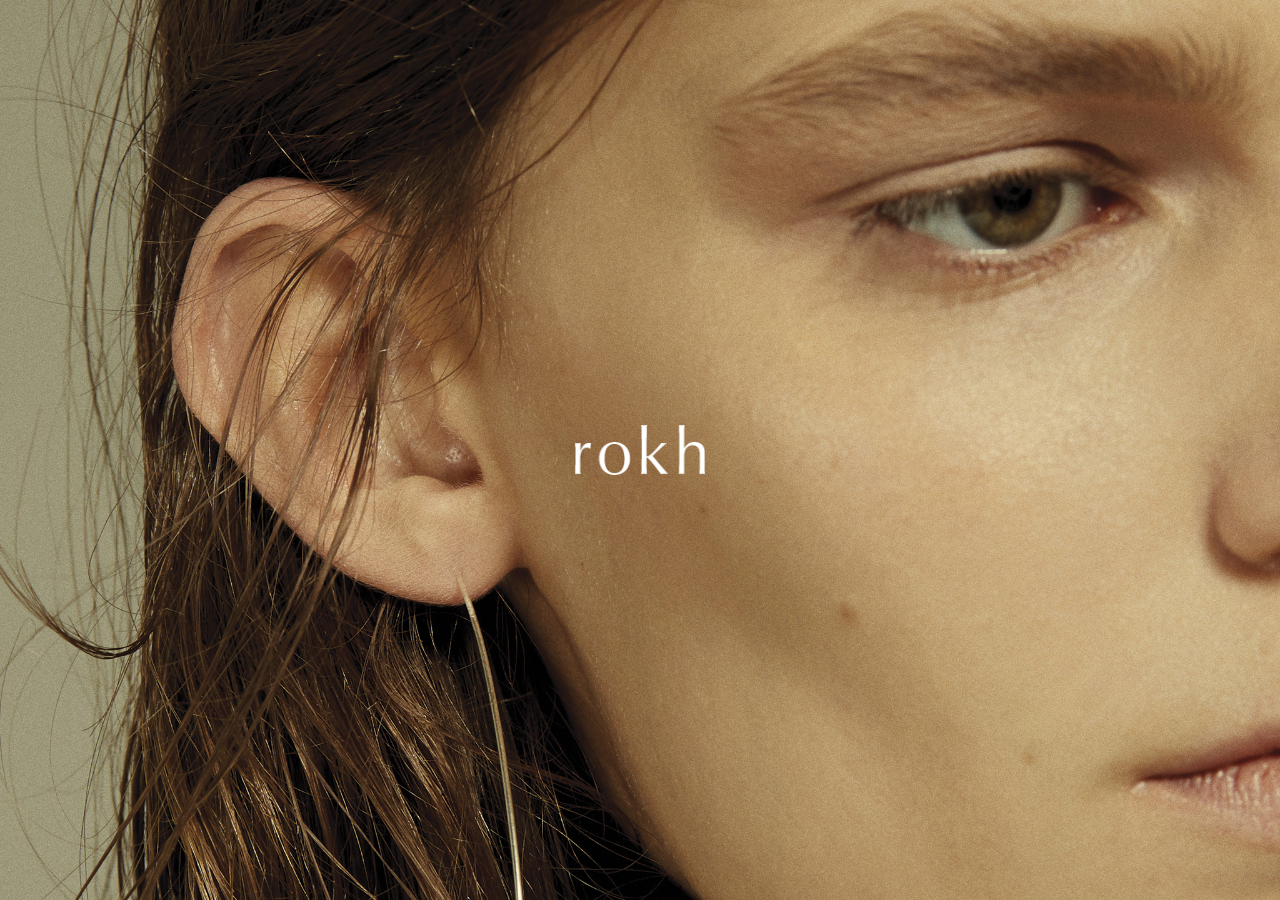
<file: index.html>
<!doctype html>
<!--[if lt IE 7]>      <html class="no-js lt-ie9 lt-ie8 lt-ie7" lang=""> <![endif]-->
<!--[if IE 7]>         <html class="no-js lt-ie9 lt-ie8" lang=""> <![endif]-->
<!--[if IE 8]>         <html class="no-js lt-ie9" lang=""> <![endif]-->
<!--[if gt IE 8]><!-->
<html class="no-js" lang="">
<!--<![endif]-->

<head>
  <meta charset="utf-8">
  <meta http-equiv="X-UA-Compatible" content="IE=edge,chrome=1">
  <title>rokh</title>
  <meta name="description" content="">
  <meta name="viewport" content="width=device-width, initial-scale=1">

  <link rel="stylesheet" href="css/normalize.min.css">
  <link rel="stylesheet" href="css/main.css">

  <script src="js/vendor/modernizr-2.8.3-respond-1.4.2.min.js"></script>
</head>

<body class="index-page">
  <!--[if lt IE 8]>
            <p class="browserupgrade">You are using an <strong>outdated</strong> browser. Please <a href="http://browsehappy.com/">upgrade your browser</a> to improve your experience.</p>
            <![endif]-->

  <div class="splash">
    <div class="logo-white"></div>
  </div>

  <nav class="navbar navbar-default">
    <div class="container-fluid">
      <div class="navbar-header">
        <a class="btn-menu" href="#">Menu</a>
        <div class="page-title">Autumn / Winter 2015</div>
      </div>
      <ul class="main-nav nav">
        <li>
          <a href="index.html" class="active">
            Collection
          </a>
        </li>
        <li>
          <a href="about.html">
            About
          </a>
        </li>
        <li>
          <a href="contact.html">
            Contact
          </a>
        </li>
      </ul>
    </div>
  </nav>

  <div class="main-container">
    <div class="main wrapper clearfix">
      <div class="col-3 left-col">
        <a href="index.html" class="site-title"></a>
        <ul class="main-desktop-nav nav">
          <li>
            <a href="index.html">
              Collection
            </a>
          </li>
          <li class="sub closed">
            <a class="active">
              Autumn / Winter 2015
            </a>
          </li>
          <li>
            <a href="about.html">
              About
            </a>
          </li>
          <li>
            <a href="contact.html">
              Contact
            </a>
          </li>
        </ul>
        <footer>
          &copy; rokh
        </footer>
      </div>

      <div id="main-content" class="col-3 center-col ">
        <img class="main-img show" src="img/product/1.jpg"/>
        <img class="main-img" src="img/product/2.jpg"/>
        <img class="main-img" src="img/product/3.jpg"/>
        <img class="main-img" src="img/product/4.jpg"/>
        <img class="main-img" src="img/product/5.jpg"/>
        <img class="main-img" src="img/product/6.jpg"/>
        <img class="main-img" src="img/product/7.jpg"/>
        <img class="main-img" src="img/product/8.jpg"/>
        <img class="main-img" src="img/product/9.jpg"/>
        <img class="main-img" src="img/product/10.jpg"/>
        <img class="main-img" src="img/product/11.jpg"/>
        <img class="main-img" src="img/product/12.jpg"/>
        <img class="main-img" src="img/product/13.jpg"/>
        <img class="main-img" src="img/product/14.jpg"/>
        <img class="main-img" src="img/product/15.jpg"/>
        <img class="main-img" src="img/product/16.jpg"/>
        <img class="main-img" src="img/product/17.jpg"/>
        <img class="main-img" src="img/product/18.jpg"/>
        <img class="main-img" src="img/product/19.jpg"/>
        <img class="main-img" src="img/product/20.jpg"/>
        <img class="main-img" src="img/product/21.jpg"/>
        <img class="main-img" src="img/product/22.jpg"/>
        <img class="main-img" src="img/product/23.jpg"/>
        <img class="main-img" src="img/product/24.jpg"/>
        <img class="main-img" src="img/product/25.jpg"/>
        <img class="main-img" src="img/product/26.jpg"/>
        <img class="main-img" src="img/product/27.jpg"/>
        <img class="main-img" src="img/product/28.jpg"/>
        <img class="main-img" src="img/product/29.jpg"/>
        <img class="main-img" src="img/product/30.jpg"/>
        <img class="main-img" src="img/product/31.jpg"/>
        <img class="main-img" src="img/product/32.jpg"/>
        <footer>
          &copy; rokh
        </footer>
      </div>

      <div class="col-3 right-col">
        <div class="thumbs-nav">
          <div class="thumbs-arrow-up"></div>
          <div class="thumb-slider" data-page="1">
            <div class="thumb-slider-inner">
              <div class="thumb"></div>
              <div class="thumb"></div>
              <div class="thumb"></div>
              <div class="thumb"></div>
              <div class="thumb"></div>
              <div class="thumb"></div>
              <div class="thumb"></div>
              <div class="thumb"></div>
              <div class="thumb"></div>
              <div class="thumb"></div>
              <div class="thumb"></div>
              <div class="thumb"></div>
              <div class="thumb"></div>
              <div class="thumb"></div>
              <div class="thumb"></div>
              <div class="thumb"></div>
              <div class="thumb"></div>
              <div class="thumb"></div>
              <div class="thumb"></div>
              <div class="thumb"></div>
              <div class="thumb"></div>
              <div class="thumb"></div>
              <div class="thumb"></div>
              <div class="thumb"></div>
              <div class="thumb"></div>
              <div class="thumb"></div>
              <div class="thumb"></div>
              <div class="thumb"></div>
              <div class="thumb"></div>
              <div class="thumb"></div>
              <div class="thumb"></div>
              <div class="thumb"></div>
            </div>
          </div>
          <div class="thumbs-arrow-down"></div>
        </div>
        <a class="footer-link" href="http://instagram.com" target="_blank">Instagram</a>
      </div>

    </div>
    <!-- #main -->
  </div>
  <!-- #main-container -->

  <script src="//ajax.googleapis.com/ajax/libs/jquery/1.11.2/jquery.min.js"></script>
  <script>
    window.jQuery || document.write('<script src="js/vendor/jquery-1.11.2.min.js"><\/script>')
  </script>

  <script src="js/plugins.js"></script>
  <script src="js/main.js"></script>

  <!-- Google Analytics: change UA-XXXXX-X to be your site's ID. -->
  <script>
    (function(b, o, i, l, e, r) {
      b.GoogleAnalyticsObject = l;
      b[l] || (b[l] =
        function() {
          (b[l].q = b[l].q || []).push(arguments)
        });
      b[l].l = +new Date;
      e = o.createElement(i);
      r = o.getElementsByTagName(i)[0];
      e.src = '//www.google-analytics.com/analytics.js';
      r.parentNode.insertBefore(e, r)
    }(window, document, 'script', 'ga'));
    ga('create', 'UA-XXXXX-X', 'auto');
    ga('send', 'pageview');
  </script>
</body>

</html>
</file>
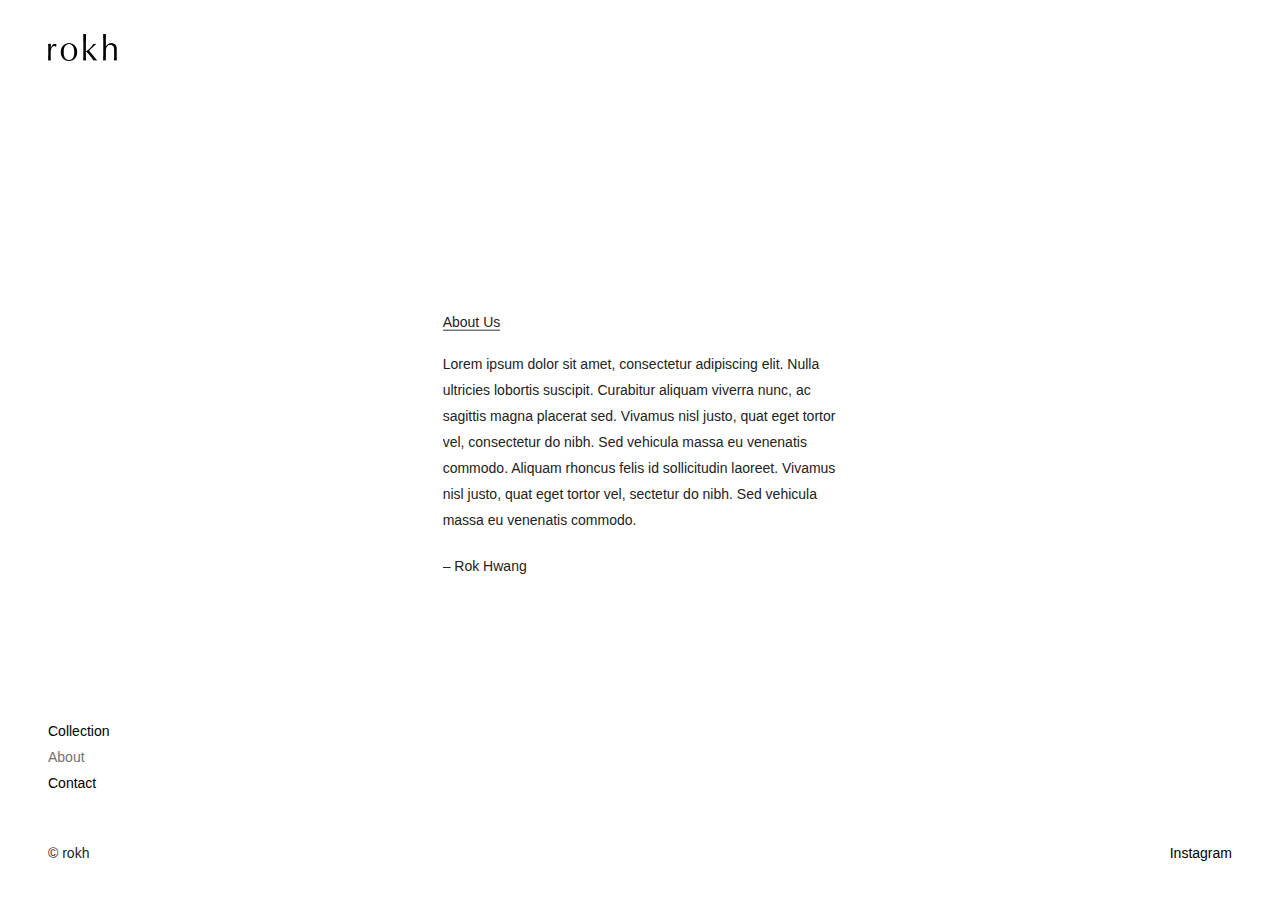
<file: about.html>
<!doctype html>
<!--[if lt IE 7]>      <html class="no-js lt-ie9 lt-ie8 lt-ie7" lang=""> <![endif]-->
<!--[if IE 7]>         <html class="no-js lt-ie9 lt-ie8" lang=""> <![endif]-->
<!--[if IE 8]>         <html class="no-js lt-ie9" lang=""> <![endif]-->
<!--[if gt IE 8]><!-->
<html class="no-js" lang="">
<!--<![endif]-->

<head>
  <meta charset="utf-8">
  <meta http-equiv="X-UA-Compatible" content="IE=edge,chrome=1">
  <title>rokh</title>
  <meta name="description" content="">
  <meta name="viewport" content="width=device-width, initial-scale=1">

  <link rel="stylesheet" href="css/normalize.min.css">
  <link rel="stylesheet" href="css/main.css">

  <script src="js/vendor/modernizr-2.8.3-respond-1.4.2.min.js"></script>
</head>

<body>
  <!--[if lt IE 8]>
            <p class="browserupgrade">You are using an <strong>outdated</strong> browser. Please <a href="http://browsehappy.com/">upgrade your browser</a> to improve your experience.</p>
            <![endif]-->

  <nav class="navbar navbar-default">
    <div class="container-fluid">
      <div class="navbar-header">
        <a class="btn-menu" href="#">Menu</a>
      </div>
      <ul class="main-nav nav">
        <li>
          <a href="index.html">
            Collection
          </a>
        </li>
        <li>
          <a href="about.html" class="active">
            About
          </a>
        </li>
        <li>
          <a href="contact.html">
            Contact
          </a>
        </li>
      </ul>
    </div>
  </nav>

  <div class="main-container">
    <div class="main wrapper clearfix">
      <div class="col-3 left-col">
        <a href="index.html" class="site-title"></a>
        <ul class="main-desktop-nav nav">
          <li>
            <a href="index.html">
              Collection
            </a>
          </li>
          <li>
            <a href="about.html" class="active">
              About
            </a>
          </li>
          <li>
            <a href="contact.html">
              Contact
            </a>
          </li>
        </ul>
        <footer>
          &copy; rokh
        </footer>
      </div>

      <div id="main-content" class="col-3 center-col ">
        <div class="vert-centered">
          <h2 class="clearfix">About Us</h2>
          <p class="clearfix">Lorem ipsum dolor sit amet, consectetur adipiscing elit. Nulla ultricies lobortis suscipit. Curabitur aliquam viverra nunc, ac sagittis magna placerat sed. Vivamus nisl justo, quat eget tortor vel, consectetur do nibh. Sed vehicula massa eu venenatis commodo. Aliquam rhoncus felis id sollicitudin laoreet. Vivamus nisl justo, quat eget tortor vel, sectetur do nibh. Sed vehicula massa eu venenatis commodo.</p>
          <p class="author">– Rok Hwang</p>
        </div>
      </div>


      <div class="col-3 right-col">
        <div class="thumbs-nav" style="display:none;">
          <div class="thumbs-arrow-up"></div>
          <div class="thumb-slider">
            <div class="thumb-slider-inner">
              <div class="thumb"></div>
              <div class="thumb"></div>
              <div class="thumb"></div>
              <div class="thumb"></div>
              <div class="thumb"></div>
              <div class="thumb"></div>
              <div class="thumb"></div>
              <div class="thumb"></div>
              <div class="thumb"></div>
              <div class="thumb"></div>
              <div class="thumb"></div>
              <div class="thumb"></div>
              <div class="thumb"></div>
              <div class="thumb"></div>
              <div class="thumb"></div>
              <div class="thumb"></div>
              <div class="thumb"></div>
              <div class="thumb"></div>
              <div class="thumb"></div>
              <div class="thumb"></div>
              <div class="thumb"></div>
              <div class="thumb"></div>
              <div class="thumb"></div>
              <div class="thumb"></div>
              <div class="thumb"></div>
              <div class="thumb"></div>
              <div class="thumb"></div>
              <div class="thumb"></div>
              <div class="thumb"></div>
              <div class="thumb"></div>
              <div class="thumb"></div>
              <div class="thumb"></div>
            </div>
          </div>
          <div class="thumbs-arrow-down"></div>
        </div>
        <a class="footer-link" href="http://instagram.com" target="_blank">Instagram</a>
      </div>

    </div>
    <!-- #main -->
  </div>
  <!-- #main-container -->

  <script src="//ajax.googleapis.com/ajax/libs/jquery/1.11.2/jquery.min.js"></script>
  <script>
    window.jQuery || document.write('<script src="js/vendor/jquery-1.11.2.min.js"><\/script>')
  </script>

  <script src="js/plugins.js"></script>
  <script src="js/main.js"></script>

  <!-- Google Analytics: change UA-XXXXX-X to be your site's ID. -->
  <script>
    (function(b, o, i, l, e, r) {
      b.GoogleAnalyticsObject = l;
      b[l] || (b[l] =
        function() {
          (b[l].q = b[l].q || []).push(arguments)
        });
      b[l].l = +new Date;
      e = o.createElement(i);
      r = o.getElementsByTagName(i)[0];
      e.src = '//www.google-analytics.com/analytics.js';
      r.parentNode.insertBefore(e, r)
    }(window, document, 'script', 'ga'));
    ga('create', 'UA-XXXXX-X', 'auto');
    ga('send', 'pageview');
  </script>
</body>

</html>
</file>
<file: css/main.css>
/*! HTML5 Boilerplate v5.0 | MIT License | http://h5bp.com/ */

html {
  color: #222;
  font-size: 1em;
  line-height: 1.4;
}

::-moz-selection {
  background: #b3d4fc;
  text-shadow: none;
}

::selection {
  background: #b3d4fc;
  text-shadow: none;
}

hr {
  display: block;
  height: 1px;
  border: 0;
  border-top: 1px solid #ccc;
  margin: 1em 0;
  padding: 0;
}

* {
  box-sizing: border-box;
}

a {
  color: #000;
  text-decoration: none;
  -webkit-transition: color 80ms linear;
  -moz-transition: color 80ms linear;
  -o-transition: color 80ms linear;
  transition: color 80ms linear;
}

a:visited {
  color: #000;
}

a:hover,
a.active {
  color: #727272;
}

audio,
canvas,
iframe,
img,
svg,
video {
  vertical-align: middle;
}

fieldset {
  border: 0;
  margin: 0;
  padding: 0;
}

textarea {
  resize: vertical;
}

.browserupgrade {
  margin: 0.2em 0;
  background: #ccc;
  color: #000;
  padding: 0.2em 0;
}

body {
  font: 16px/26px Helvetica, Helvetica Neue, Arial;
}

.wrapper {
  width: 100%;
  margin: 0 0%;
}


/* ===================
    ALL: Layout
   =================== */

.col-3 {
  width: 33.33333%;
  display: inline-block;
  height: 100%;
  vertical-align: top;
  font-size: 14px;
}


/* ===================
    ALL: Orange Theme
   =================== */

.main-img {
  background: #eee;
  width: 100%;
  height: 100%;
}

/* ==============
    MOBILE: Menu
   ============== */

nav ul {
  margin: 0;
  padding: 0;
  list-style-type: none;
}

nav a {
}

nav a:hover,
nav a:visited {
}

nav a:hover {
}

.page-title {
  float: right;
  color: #727272;
  -webkit-transition: opacity 100ms linear;
  -moz-transition: opacity 100ms linear;
  -o-transition: opacity 100ms linear;
  transition: opacity 100ms linear;
  display: none;
}

.index-page .page-title{
  display: block;
}

.index-page .main-desktop-nav .closed{
  height:26px;
}

.navbar-header {
  padding: 20px;
}

nav .main-nav {
  height: 0px;
  overflow: hidden;
  position: absolute;
  width: 100%;
  background: rgba(255,255,255,0.95);
}

nav.open .main-nav {
  height: 120px;
  border-bottom: 1px solid #eee;
  -webkit-transition: height 300ms ease-out;
  -moz-transition: height 300ms ease-out;
  -o-transition: height 300ms ease-out;
  transition: height 300ms ease-out;
}

nav.open .page-title {
  opacity: 0;
}

nav .main-nav li {
  text-align: center;
  width: 100%;
}

nav .main-nav a {
  font-size: 14px;
  line-height: 30px;
}


/* ==============
    MOBILE: Main
   ============== */

.main {
  padding: 0px 20px 20px 20px;
}

.main article h1 {
  font-size: 2em;
}

.main aside {
  color: white;
  padding: 0px 5% 10px;
}

.footer-container footer {
  color: white;
  padding: 20px 0;
}

/* ===============
    ALL: IE Fixes
   =============== */

.ie7 .title {
  padding-top: 20px;
}

/* ==========================================================================
   Author's custom styles
   ========================================================================== */

.right-col,
.left-col{
    display: none;
}

.center-col{
    width:100%;
}

img.main-img{
    width:100%;
    margin-bottom:20px;
}


h2{
    font-weight:normal;
    font-size:14px;
    border-bottom:1px solid #333;
    width:auto;
    float:left;
    line-height: 16px;
    margin-bottom:20px;
}

p{
    font-size:14px;
    clear:both;
    margin:20px 0;
}

.contact-us address{
    margin-bottom:20px;
    font-style:normal;
    clear:both;
}

.contact-email{
    text-decoration: underline;
}

.splash{
    position: absolute;
    top: 0;
    bottom: 0;
    left: 0;
    right: 0;
    background-image:url(../img/coverimage_mobile_750x1334.jpg);
    background-size:cover;
    background-position:center center;
    z-index:9999;
}

.logo-white{
    position: absolute;
    top: 50%;
    left: 50%;
    background-image:url(../img/rokhlogo_mobile@2x.png);
    z-index:99999;
    width:65px;
    height:25px;
    background-size:cover;
    -webkit-transform:translate(-50%,-50%);
    transform:translate(-50%,-50%);
}




/* ==========================================================================
   Media Queries
   ========================================================================== */

@media only screen and (min-width: 480px) {

/* ====================
    INTERMEDIATE: Menu
   ==================== */

}

@media only screen and (min-width: 768px) {

/* ====================
    WIDE: CSS3 Effects
   ==================== */


  html,
  body,
  .main-container {
    height: 100%;
  }

  .vert-centered{
      position: absolute;
      top:50%;
      -webkit-transform:translateY(-50%);
      transform:translateY(-50%);
  }

  .logo-white{
    background-image:url(../img/rokhlogo@2x_white.png);
    width:130px;
    height:50px;
  }

}

@media only screen and (min-width: 1140px) {

  /* ===============
      Maximal Width
     =============== */

  .splash{
    background-image:url(../img/coverimage.jpg);
  }

  .navbar{
    display: none;
  }

  .main {
    padding: 34px 48px;
  }

  .wrapper {
    width: 100%; /* 1140px - 10% for margins */
    height: 100%;
    margin: 0 auto;
    font-size: 0;
  }

  .right-col,
  .left-col{
    display: inline-block;
    position: relative;
  }

  .center-col{
    width: 33.333333%;
    overflow: hidden;
    position: relative;
  }

  img.main-img{
    position: absolute;
    height: 100%;
    width: auto;
    left: 50%;
    -webkit-transform: translateX(-50%);
    transform: translateX(-50%);
    opacity:0;
    -webkit-transition: opacity 700ms linear;
    -moz-transition: opacity 700ms linear;
    -o-transition: opacity 700ms linear;
    transition: opacity 700ms linear;
  }

  img.main-img.show{
    opacity: 1;
  }

  .col-3{

  }

  .site-title{
    position: absolute;
    top: 0;
    left: 0;
    background-image:url(../img/rokhlogo@2x-.png);
    width:69px;
    height:27px;
    background-size:contain;
  }

  .main-desktop-nav{
    position: absolute;
    bottom: 70px;
    left: 0;
    list-style:none;
    padding:0;
    margin:0;
  }

  .left-col footer{
    position: absolute;
    bottom: 0px;
    left: 0;
  }

  .center-col footer{
    display: none;
  }

  .main-desktop-nav .sub{
    margin-left:20px;
    height:26px;
    overflow: hidden;
    -webkit-transition: height 400ms ease-out;
    -moz-transition: height 400ms ease-out;
    -o-transition: height 400ms ease-out;
    transition: height 400ms ease-out;
  }

  .main-desktop-nav .closed{
    height:0;
  }

  .thumbs-nav{
    width: 36px;
    top: 50%;
    left: 50px;
    -webkit-transform: translateY(-50%);
    transform: translateY(-50%);
    position: absolute;
  }

  .thumb{
    width:26px;
    height:39px;
    background-size:cover;
    margin:5px;
    cursor: pointer;
    -webkit-transition: opacity 100ms linear;
    -moz-transition: opacity 100ms linear;
    -o-transition: opacity 100ms linear;
    transition: opacity 100ms linear;
  }

  .thumb:hover{
    opacity:0.8;
  }

  .thumbs-arrow-down,
  .thumbs-arrow-up{
    background:#eee;
    height:15px;
    margin: 0 5px;
    cursor: pointer;
  }

  .thumbs-arrow-down:hover,
  .thumbs-arrow-up:hover{
    background:#333;
  }

  .thumb-slider{
    position: relative;
    height:313px;
    overflow:hidden;
  }

  .thumb-slider.page1 .thumb-slider-inner{
    top:-308px;
  }
  .thumb-slider.page2 .thumb-slider-inner{
    top:-616px;
  }
  .thumb-slider.page3 .thumb-slider-inner{
    top:-924px;
  }
  .thumb-slider.page4 .thumb-slider-inner{
    top:-1232px;
  }

  .thumb-slider-inner{
    top:0;
    position: absolute;
    -webkit-transition: top 300ms ease-out;
    -moz-transition: top 300ms ease-out;
    -o-transition: top 300ms ease-out;
    transition: top 300ms ease-out;
  }

  .thumb:nth-child(1){
      background-image:url(../img/product/thumbs/1.jpg);
  }
  .thumb:nth-child(2){
      background-image:url(../img/product/thumbs/2.jpg);
  }
  .thumb:nth-child(3){
      background-image:url(../img/product/thumbs/3.jpg);
  }
  .thumb:nth-child(4){
      background-image:url(../img/product/thumbs/4.jpg);
  }
  .thumb:nth-child(5){
      background-image:url(../img/product/thumbs/5.jpg);
  }
  .thumb:nth-child(6){
      background-image:url(../img/product/thumbs/6.jpg);
  }
  .thumb:nth-child(7){
      background-image:url(../img/product/thumbs/7.jpg);
  }
  .thumb:nth-child(8){
      background-image:url(../img/product/thumbs/8.jpg);
  }
  .thumb:nth-child(9){
      background-image:url(../img/product/thumbs/9.jpg);
  }
  .thumb:nth-child(10){
      background-image:url(../img/product/thumbs/10.jpg);
  }
  .thumb:nth-child(11){
      background-image:url(../img/product/thumbs/11.jpg);
  }
  .thumb:nth-child(12){
      background-image:url(../img/product/thumbs/12.jpg);
  }
  .thumb:nth-child(13){
      background-image:url(../img/product/thumbs/13.jpg);
  }
  .thumb:nth-child(14){
      background-image:url(../img/product/thumbs/14.jpg);
  }
  .thumb:nth-child(15){
      background-image:url(../img/product/thumbs/15.jpg);
  }
  .thumb:nth-child(16){
      background-image:url(../img/product/thumbs/16.jpg);
  }
  .thumb:nth-child(17){
      background-image:url(../img/product/thumbs/17.jpg);
  }
  .thumb:nth-child(18){
      background-image:url(../img/product/thumbs/18.jpg);
  }
  .thumb:nth-child(19){
      background-image:url(../img/product/thumbs/19.jpg);
  }
  .thumb:nth-child(20){
      background-image:url(../img/product/thumbs/20.jpg);
  }
  .thumb:nth-child(21){
      background-image:url(../img/product/thumbs/21.jpg);
  }
  .thumb:nth-child(22){
      background-image:url(../img/product/thumbs/22.jpg);
  }
  .thumb:nth-child(23){
      background-image:url(../img/product/thumbs/23.jpg);
  }
  .thumb:nth-child(24){
      background-image:url(../img/product/thumbs/24.jpg);
  }
  .thumb:nth-child(25){
      background-image:url(../img/product/thumbs/25.jpg);
  }
  .thumb:nth-child(26){
      background-image:url(../img/product/thumbs/26.jpg);
  }
  .thumb:nth-child(27){
      background-image:url(../img/product/thumbs/27.jpg);
  }
  .thumb:nth-child(28){
      background-image:url(../img/product/thumbs/28.jpg);
  }
  .thumb:nth-child(29){
      background-image:url(../img/product/thumbs/29.jpg);
  }
  .thumb:nth-child(30){
      background-image:url(../img/product/thumbs/30.jpg);
  }
  .thumb:nth-child(31){
      background-image:url(../img/product/thumbs/31.jpg);
  }
  .thumb:nth-child(32){
      background-image:url(../img/product/thumbs/32.jpg);
  }

  .footer-link{
      position: absolute;
      bottom:0;
      right:0;
  }
}


/* ==========================================================================
   Helper classes
   ========================================================================== */

.hidden {
    display: none !important;
    visibility: hidden;
}

.visuallyhidden {
    border: 0;
    clip: rect(0 0 0 0);
    height: 1px;
    margin: -1px;
    overflow: hidden;
    padding: 0;
    position: absolute;
    width: 1px;
}

.visuallyhidden.focusable:active,
.visuallyhidden.focusable:focus {
    clip: auto;
    height: auto;
    margin: 0;
    overflow: visible;
    position: static;
    width: auto;
}

.invisible {
    visibility: hidden;
}

.clearfix:before,
.clearfix:after {
    content: " ";
    display: table;
}

.clearfix:after {
    clear: both;
}

.clearfix {
    *zoom: 1;
}

/* ==========================================================================
   Print styles
   ========================================================================== */

@media print {
    *,
    *:before,
    *:after {
        background: transparent !important;
        color: #000 !important;
        box-shadow: none !important;
        text-shadow: none !important;
    }

    a,
    a:visited {
        text-decoration: underline;
    }

    a[href]:after {
        content: " (" attr(href) ")";
    }

    abbr[title]:after {
        content: " (" attr(title) ")";
    }

    a[href^="#"]:after,
    a[href^="javascript:"]:after {
        content: "";
    }

    pre,
    blockquote {
        border: 1px solid #999;
        page-break-inside: avoid;
    }

    thead {
        display: table-header-group;
    }

    tr,
    img {
        page-break-inside: avoid;
    }

    img {
        max-width: 100% !important;
    }

    p,
    h2,
    h3 {
        orphans: 3;
        widows: 3;
    }

    h2,
    h3 {
        page-break-after: avoid;
    }
}
</file>
